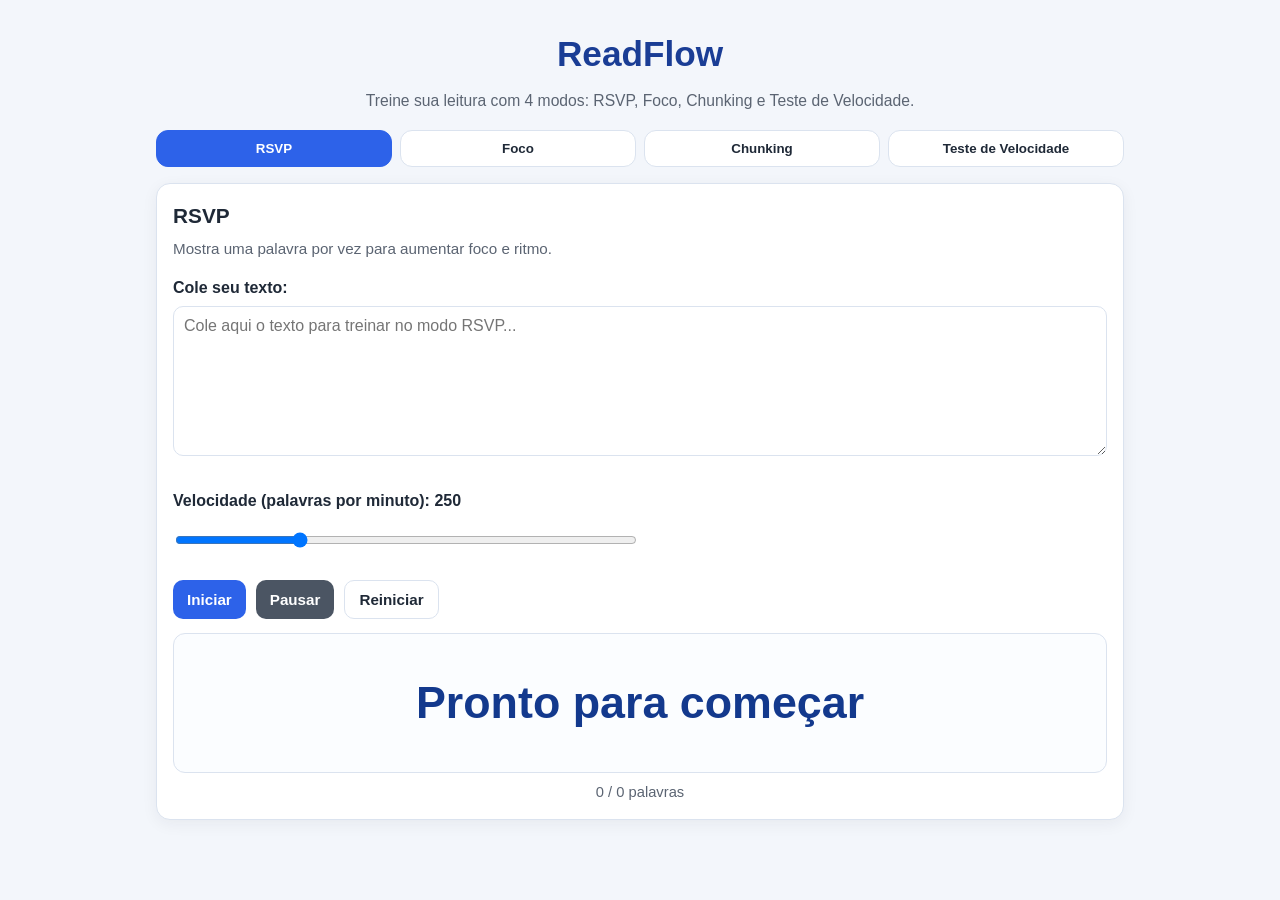
<file: index.html>
<!DOCTYPE html>
<html lang="pt-BR">
<head>
  <meta charset="UTF-8" />
  <meta name="viewport" content="width=device-width, initial-scale=1.0" />
  <title>ReadFlow | Treino de Leitura</title>
  <style>
    :root {
      --bg: #f3f6fb;
      --card: #ffffff;
      --line: #dbe3ef;
      --text: #1f2937;
      --muted: #5b6472;
      --primary: #2d62e9;
      --primary-dark: #214db8;
      --success: #0f9d58;
      --danger: #d93025;
      --focus: #fff5c2;
      --radius: 14px;
    }

    * { box-sizing: border-box; }

    body {
      margin: 0;
      font-family: Inter, Segoe UI, Roboto, Arial, sans-serif;
      background: var(--bg);
      color: var(--text);
      line-height: 1.5;
    }

    .page {
      max-width: 1000px;
      margin: 28px auto;
      padding: 0 16px 28px;
    }

    .header {
      text-align: center;
      margin-bottom: 18px;
    }

    .header h1 {
      margin: 0;
      font-size: clamp(1.7rem, 4vw, 2.2rem);
      color: #1a3d95;
    }

    .header p {
      margin: 8px 0 0;
      color: var(--muted);
      font-size: 0.98rem;
    }

    .tabs {
      display: grid;
      grid-template-columns: repeat(2, 1fr);
      gap: 8px;
      margin-bottom: 16px;
    }

    @media (min-width: 760px) {
      .tabs { grid-template-columns: repeat(4, 1fr); }
    }

    .tab-btn {
      border: 1px solid var(--line);
      background: var(--card);
      color: var(--text);
      padding: 10px 12px;
      border-radius: 12px;
      font-weight: 600;
      cursor: pointer;
    }

    .tab-btn.active {
      background: var(--primary);
      color: #fff;
      border-color: var(--primary);
    }

    .panel {
      display: none;
      background: var(--card);
      border: 1px solid var(--line);
      border-radius: var(--radius);
      padding: 16px;
      box-shadow: 0 4px 16px rgba(31, 41, 55, 0.06);
    }

    .panel.active { display: block; }

    .panel h2 {
      margin-top: 0;
      margin-bottom: 6px;
      font-size: 1.3rem;
    }

    .panel .description {
      margin-top: 0;
      color: var(--muted);
      font-size: 0.95rem;
    }

    .field { margin-top: 14px; }

    .field label {
      display: block;
      margin-bottom: 6px;
      font-weight: 600;
    }

    textarea,
    input[type="number"],
    input[type="range"] {
      width: 100%;
      border: 1px solid var(--line);
      border-radius: 10px;
      padding: 10px;
      font-size: 1rem;
      font-family: inherit;
      background: #fff;
    }

    textarea {
      min-height: 150px;
      resize: vertical;
    }

    .inline-controls {
      display: grid;
      grid-template-columns: 1fr;
      gap: 10px;
      margin-top: 12px;
    }

    @media (min-width: 760px) {
      .inline-controls.two { grid-template-columns: 1fr 1fr; }
      .inline-controls.three { grid-template-columns: 1fr 1fr 1fr; }
    }

    .buttons {
      display: flex;
      flex-wrap: wrap;
      gap: 10px;
      margin-top: 14px;
    }

    button.action {
      border: none;
      border-radius: 10px;
      padding: 10px 14px;
      font-size: 0.95rem;
      font-weight: 600;
      cursor: pointer;
      color: #fff;
      background: var(--primary);
    }

    button.action:hover { background: var(--primary-dark); }

    button.secondary { background: #4b5563; }
    button.secondary:hover { background: #374151; }

    button.ghost {
      background: #fff;
      color: #1f2937;
      border: 1px solid var(--line);
    }

    button.ghost:hover { background: #f8fafc; }

    .display-box {
      margin-top: 14px;
      border: 1px solid var(--line);
      border-radius: 12px;
      background: #fbfdff;
      min-height: 140px;
      display: flex;
      align-items: center;
      justify-content: center;
      text-align: center;
      padding: 16px;
    }

    .rsvp-word {
      font-size: clamp(1.8rem, 5vw, 2.8rem);
      font-weight: 700;
      color: #13398d;
      word-break: break-word;
    }

    .progress {
      margin-top: 8px;
      color: var(--muted);
      font-size: 0.92rem;
      text-align: center;
    }

    .focus-reader,
    .speed-reader {
      margin-top: 14px;
      border: 1px solid var(--line);
      border-radius: 12px;
      background: #fbfdff;
      padding: 16px;
      min-height: 180px;
      white-space: pre-wrap;
      overflow-wrap: anywhere;
      max-height: 340px;
      overflow: auto;
      line-height: 1.8;
    }

    .focus-word {
      transition: background 0.2s;
      border-radius: 4px;
      padding: 1px 2px;
    }

    .focus-word.active {
      background: var(--focus);
      box-shadow: inset 0 -8px 0 rgba(255, 230, 109, 0.5);
    }

    .meta {
      margin-top: 10px;
      color: var(--muted);
      font-size: 0.9rem;
    }

    .timer {
      margin-top: 12px;
      font-size: 1.7rem;
      font-weight: 700;
      color: #173f9f;
      text-align: center;
    }

    .result {
      margin-top: 12px;
      border: 1px solid #cfe3d8;
      background: #eefbf3;
      border-radius: 12px;
      padding: 12px;
      display: none;
    }

    .result.show { display: block; }

    .result h3 {
      margin: 0 0 8px;
      color: #166534;
    }

    .hint {
      margin-top: 10px;
      color: var(--muted);
      font-size: 0.85rem;
    }

    .empty-message {
      color: var(--muted);
      text-align: center;
      font-style: italic;
    }
  </style>
</head>
<body>
  <main class="page">
    <header class="header">
      <h1>ReadFlow</h1>
      <p>Treine sua leitura com 4 modos: RSVP, Foco, Chunking e Teste de Velocidade.</p>
    </header>

    <nav class="tabs" aria-label="Modos de leitura">
      <button class="tab-btn active" data-tab="rsvp">RSVP</button>
      <button class="tab-btn" data-tab="foco">Foco</button>
      <button class="tab-btn" data-tab="chunking">Chunking</button>
      <button class="tab-btn" data-tab="velocidade">Teste de Velocidade</button>
    </nav>

    <section id="panel-rsvp" class="panel active">
      <h2>RSVP</h2>
      <p class="description">Mostra uma palavra por vez para aumentar foco e ritmo.</p>
      <div class="field">
        <label for="rsvp-text">Cole seu texto:</label>
        <textarea id="rsvp-text" placeholder="Cole aqui o texto para treinar no modo RSVP..."></textarea>
      </div>
      <div class="inline-controls two">
        <div class="field">
          <label for="rsvp-wpm">Velocidade (palavras por minuto): <span id="rsvp-wpm-label">250</span></label>
          <input id="rsvp-wpm" type="range" min="100" max="700" step="10" value="250" />
        </div>
      </div>
      <div class="buttons">
        <button class="action" id="rsvp-start">Iniciar</button>
        <button class="action secondary" id="rsvp-pause">Pausar</button>
        <button class="action ghost" id="rsvp-reset">Reiniciar</button>
      </div>
      <div class="display-box"><div class="rsvp-word" id="rsvp-word">Pronto para começar</div></div>
      <div class="progress" id="rsvp-progress">0 / 0 palavras</div>
    </section>

    <section id="panel-foco" class="panel">
      <h2>Foco</h2>
      <p class="description">Mostra o texto completo e destaca a palavra atual automaticamente.</p>
      <div class="field">
        <label for="focus-text">Cole seu texto:</label>
        <textarea id="focus-text" placeholder="Cole aqui o texto para treinar no modo Foco..."></textarea>
      </div>
      <div class="field">
        <label for="focus-wpm">Velocidade (palavras por minuto): <span id="focus-wpm-label">220</span></label>
        <input id="focus-wpm" type="range" min="80" max="500" step="10" value="220" />
      </div>
      <div class="buttons">
        <button class="action" id="focus-start">Iniciar</button>
        <button class="action secondary" id="focus-pause">Pausar</button>
        <button class="action ghost" id="focus-reset">Reiniciar</button>
      </div>
      <div class="focus-reader" id="focus-reader"><p class="empty-message">O texto completo aparecerá aqui.</p></div>
      <div class="meta" id="focus-meta">0 / 0 palavras destacadas</div>
    </section>

    <section id="panel-chunking" class="panel">
      <h2>Chunking</h2>
      <p class="description">Mostra blocos de palavras para melhorar percepção de frases.</p>
      <div class="field">
        <label for="chunk-text">Cole seu texto:</label>
        <textarea id="chunk-text" placeholder="Cole aqui o texto para treinar no modo Chunking..."></textarea>
      </div>
      <div class="inline-controls two">
        <div class="field">
          <label for="chunk-size">Palavras por bloco:</label>
          <input id="chunk-size" type="number" min="2" max="8" step="1" value="3" />
        </div>
        <div class="field">
          <label for="chunk-wpm">Velocidade (palavras por minuto): <span id="chunk-wpm-label">240</span></label>
          <input id="chunk-wpm" type="range" min="80" max="600" step="10" value="240" />
        </div>
      </div>
      <div class="buttons">
        <button class="action" id="chunk-start">Iniciar</button>
        <button class="action secondary" id="chunk-pause">Pausar</button>
        <button class="action ghost" id="chunk-reset">Reiniciar</button>
      </div>
      <div class="display-box"><div class="rsvp-word" id="chunk-word">Pronto para começar</div></div>
      <div class="progress" id="chunk-progress">0 / 0 blocos</div>
    </section>

    <section id="panel-velocidade" class="panel">
      <h2>Teste de Velocidade</h2>
      <p class="description">Meça seu tempo real de leitura e veja seu PPM (palavras por minuto).</p>
      <div class="field">
        <label for="speed-text">Cole ou digite o texto completo:</label>
        <textarea id="speed-text" placeholder="Cole aqui o texto completo para medir sua velocidade..."></textarea>
      </div>
      <div class="buttons">
        <button class="action" id="speed-start">Iniciar</button>
        <button class="action secondary" id="speed-stop">Parar</button>
        <button class="action ghost" id="speed-reset">Reiniciar</button>
      </div>
      <div class="timer" id="speed-timer">00:00</div>
      <div class="speed-reader" id="speed-reader"><p class="empty-message">O texto para leitura aparecerá aqui após clicar em Iniciar.</p></div>
      <div class="result" id="speed-result">
        <h3>Resultado final</h3>
        <p><strong>Tempo total:</strong> <span id="result-time">0s</span></p>
        <p><strong>Total de palavras:</strong> <span id="result-words">0</span></p>
        <p><strong>Velocidade:</strong> <span id="result-ppm">0</span> PPM</p>
      </div>
      <p class="hint">Dica: leia no seu ritmo normal para medir um resultado real.</p>
    </section>
  </main>

  <script>
    const tabs = document.querySelectorAll('.tab-btn');
    const panels = {
      rsvp: document.getElementById('panel-rsvp'),
      foco: document.getElementById('panel-foco'),
      chunking: document.getElementById('panel-chunking'),
      velocidade: document.getElementById('panel-velocidade')
    };

    tabs.forEach((btn) => {
      btn.addEventListener('click', () => {
        const tab = btn.dataset.tab;
        tabs.forEach((b) => b.classList.remove('active'));
        Object.values(panels).forEach((panel) => panel.classList.remove('active'));
        btn.classList.add('active');
        panels[tab].classList.add('active');
      });
    });

    function splitWords(text) {
      return text.trim().split(/\s+/).filter(Boolean);
    }

    function secFromWpm(wpm, wordsPerStep = 1) {
      return (60 / Math.max(wpm, 1)) * wordsPerStep * 1000;
    }

    // RSVP
    const rsvp = {
      text: document.getElementById('rsvp-text'),
      wpm: document.getElementById('rsvp-wpm'),
      wpmLabel: document.getElementById('rsvp-wpm-label'),
      word: document.getElementById('rsvp-word'),
      progress: document.getElementById('rsvp-progress'),
      startBtn: document.getElementById('rsvp-start'),
      pauseBtn: document.getElementById('rsvp-pause'),
      resetBtn: document.getElementById('rsvp-reset'),
      words: [],
      index: 0,
      timer: null,
      running: false
    };

    rsvp.wpm.addEventListener('input', () => rsvp.wpmLabel.textContent = rsvp.wpm.value);

    function updateRsvpView() {
      rsvp.word.textContent = rsvp.words.length ? (rsvp.words[rsvp.index] || 'Fim da leitura') : 'Pronto para começar';
      rsvp.progress.textContent = `${Math.min(rsvp.index + (rsvp.words.length ? 1 : 0), rsvp.words.length)} / ${rsvp.words.length} palavras`;
    }

    function stopRsvp() {
      clearInterval(rsvp.timer);
      rsvp.timer = null;
      rsvp.running = false;
    }

    rsvp.startBtn.addEventListener('click', () => {
      if (rsvp.running) return;
      if (!rsvp.words.length || rsvp.index >= rsvp.words.length) {
        rsvp.words = splitWords(rsvp.text.value);
        rsvp.index = 0;
      }
      if (!rsvp.words.length) {
        alert('Cole um texto no modo RSVP antes de iniciar.');
        return;
      }
      updateRsvpView();
      rsvp.running = true;
      rsvp.timer = setInterval(() => {
        rsvp.index += 1;
        if (rsvp.index >= rsvp.words.length) {
          rsvp.word.textContent = 'Fim da leitura';
          rsvp.progress.textContent = `${rsvp.words.length} / ${rsvp.words.length} palavras`;
          stopRsvp();
          return;
        }
        updateRsvpView();
      }, secFromWpm(Number(rsvp.wpm.value)));
    });

    rsvp.pauseBtn.addEventListener('click', stopRsvp);

    rsvp.resetBtn.addEventListener('click', () => {
      stopRsvp();
      rsvp.words = [];
      rsvp.index = 0;
      updateRsvpView();
    });

    updateRsvpView();

    // Foco
    const focus = {
      text: document.getElementById('focus-text'),
      wpm: document.getElementById('focus-wpm'),
      wpmLabel: document.getElementById('focus-wpm-label'),
      reader: document.getElementById('focus-reader'),
      meta: document.getElementById('focus-meta'),
      startBtn: document.getElementById('focus-start'),
      pauseBtn: document.getElementById('focus-pause'),
      resetBtn: document.getElementById('focus-reset'),
      spans: [],
      index: 0,
      timer: null,
      running: false
    };

    focus.wpm.addEventListener('input', () => focus.wpmLabel.textContent = focus.wpm.value);

    function buildFocusText() {
      const words = splitWords(focus.text.value);
      focus.reader.innerHTML = '';
      focus.spans = [];
      if (!words.length) {
        focus.reader.innerHTML = '<p class="empty-message">O texto completo aparecerá aqui.</p>';
        focus.meta.textContent = '0 / 0 palavras destacadas';
        return false;
      }

      const fragment = document.createDocumentFragment();
      words.forEach((w) => {
        const span = document.createElement('span');
        span.className = 'focus-word';
        span.textContent = w + ' ';
        fragment.appendChild(span);
        focus.spans.push(span);
      });
      focus.reader.appendChild(fragment);
      focus.index = 0;
      focus.meta.textContent = `1 / ${focus.spans.length} palavras destacadas`;
      highlightFocusWord();
      return true;
    }

    function highlightFocusWord() {
      focus.spans.forEach((s) => s.classList.remove('active'));
      const current = focus.spans[focus.index];
      if (!current) return;
      current.classList.add('active');
      current.scrollIntoView({ behavior: 'smooth', block: 'center' });
      focus.meta.textContent = `${focus.index + 1} / ${focus.spans.length} palavras destacadas`;
    }

    function stopFocus() {
      clearInterval(focus.timer);
      focus.timer = null;
      focus.running = false;
    }

    focus.startBtn.addEventListener('click', () => {
      if (focus.running) return;
      if (!focus.spans.length || focus.index >= focus.spans.length) {
        const ok = buildFocusText();
        if (!ok) {
          alert('Cole um texto no modo Foco antes de iniciar.');
          return;
        }
      }

      focus.running = true;
      focus.timer = setInterval(() => {
        focus.index += 1;
        if (focus.index >= focus.spans.length) {
          stopFocus();
          focus.meta.textContent = `${focus.spans.length} / ${focus.spans.length} palavras destacadas`;
          return;
        }
        highlightFocusWord();
      }, secFromWpm(Number(focus.wpm.value)));
    });

    focus.pauseBtn.addEventListener('click', stopFocus);

    focus.resetBtn.addEventListener('click', () => {
      stopFocus();
      focus.spans = [];
      focus.index = 0;
      focus.reader.innerHTML = '<p class="empty-message">O texto completo aparecerá aqui.</p>';
      focus.meta.textContent = '0 / 0 palavras destacadas';
    });

    // Chunking
    const chunk = {
      text: document.getElementById('chunk-text'),
      size: document.getElementById('chunk-size'),
      wpm: document.getElementById('chunk-wpm'),
      wpmLabel: document.getElementById('chunk-wpm-label'),
      word: document.getElementById('chunk-word'),
      progress: document.getElementById('chunk-progress'),
      startBtn: document.getElementById('chunk-start'),
      pauseBtn: document.getElementById('chunk-pause'),
      resetBtn: document.getElementById('chunk-reset'),
      chunks: [],
      index: 0,
      timer: null,
      running: false
    };

    chunk.wpm.addEventListener('input', () => chunk.wpmLabel.textContent = chunk.wpm.value);

    function buildChunks() {
      const words = splitWords(chunk.text.value);
      const chunkSize = Math.min(8, Math.max(2, Number(chunk.size.value) || 3));
      chunk.size.value = chunkSize;
      chunk.chunks = [];
      for (let i = 0; i < words.length; i += chunkSize) {
        chunk.chunks.push(words.slice(i, i + chunkSize).join(' '));
      }
      chunk.index = 0;
      updateChunkView();
    }

    function updateChunkView() {
      chunk.word.textContent = chunk.chunks.length ? (chunk.chunks[chunk.index] || 'Fim da leitura') : 'Pronto para começar';
      chunk.progress.textContent = `${Math.min(chunk.index + (chunk.chunks.length ? 1 : 0), chunk.chunks.length)} / ${chunk.chunks.length} blocos`;
    }

    function stopChunk() {
      clearInterval(chunk.timer);
      chunk.timer = null;
      chunk.running = false;
    }

    chunk.startBtn.addEventListener('click', () => {
      if (chunk.running) return;
      if (!chunk.chunks.length || chunk.index >= chunk.chunks.length) buildChunks();
      if (!chunk.chunks.length) {
        alert('Cole um texto no modo Chunking antes de iniciar.');
        return;
      }
      updateChunkView();
      chunk.running = true;
      const wordsPerStep = Number(chunk.size.value) || 3;
      chunk.timer = setInterval(() => {
        chunk.index += 1;
        if (chunk.index >= chunk.chunks.length) {
          chunk.word.textContent = 'Fim da leitura';
          chunk.progress.textContent = `${chunk.chunks.length} / ${chunk.chunks.length} blocos`;
          stopChunk();
          return;
        }
        updateChunkView();
      }, secFromWpm(Number(chunk.wpm.value), wordsPerStep));
    });

    chunk.pauseBtn.addEventListener('click', stopChunk);

    chunk.resetBtn.addEventListener('click', () => {
      stopChunk();
      chunk.chunks = [];
      chunk.index = 0;
      updateChunkView();
    });

    updateChunkView();

    // Teste de Velocidade
    const speed = {
      text: document.getElementById('speed-text'),
      reader: document.getElementById('speed-reader'),
      timer: document.getElementById('speed-timer'),
      result: document.getElementById('speed-result'),
      resultTime: document.getElementById('result-time'),
      resultWords: document.getElementById('result-words'),
      resultPpm: document.getElementById('result-ppm'),
      startBtn: document.getElementById('speed-start'),
      stopBtn: document.getElementById('speed-stop'),
      resetBtn: document.getElementById('speed-reset'),
      timerId: null,
      startAt: null,
      elapsedSec: 0,
      running: false
    };

    function formatTimer(sec) {
      const m = String(Math.floor(sec / 60)).padStart(2, '0');
      const s = String(sec % 60).padStart(2, '0');
      return `${m}:${s}`;
    }

    function stopSpeedTimer() {
      clearInterval(speed.timerId);
      speed.timerId = null;
      speed.running = false;
    }

    speed.startBtn.addEventListener('click', () => {
      const text = speed.text.value.trim();
      if (!text) {
        alert('Cole ou digite um texto antes de iniciar o Teste de Velocidade.');
        return;
      }
      speed.reader.textContent = text;
      speed.result.classList.remove('show');

      if (!speed.running) {
        speed.startAt = Date.now() - speed.elapsedSec * 1000;
        speed.running = true;
        speed.timerId = setInterval(() => {
          speed.elapsedSec = Math.floor((Date.now() - speed.startAt) / 1000);
          speed.timer.textContent = formatTimer(speed.elapsedSec);
        }, 250);
      }
    });

    speed.stopBtn.addEventListener('click', () => {
      if (!speed.running) return;
      stopSpeedTimer();

      const text = speed.text.value;
      const wordCount = splitWords(text).length;
      const minutes = speed.elapsedSec / 60;
      const ppm = minutes > 0 ? Math.round(wordCount / minutes) : 0;

      speed.resultTime.textContent = `${speed.elapsedSec}s`;
      speed.resultWords.textContent = String(wordCount);
      speed.resultPpm.textContent = String(ppm);
      speed.result.classList.add('show');
    });

    speed.resetBtn.addEventListener('click', () => {
      stopSpeedTimer();
      speed.elapsedSec = 0;
      speed.startAt = null;
      speed.timer.textContent = '00:00';
      speed.reader.innerHTML = '<p class="empty-message">O texto para leitura aparecerá aqui após clicar em Iniciar.</p>';
      speed.result.classList.remove('show');
    });
  </script>
</body>
</html>
</file>
